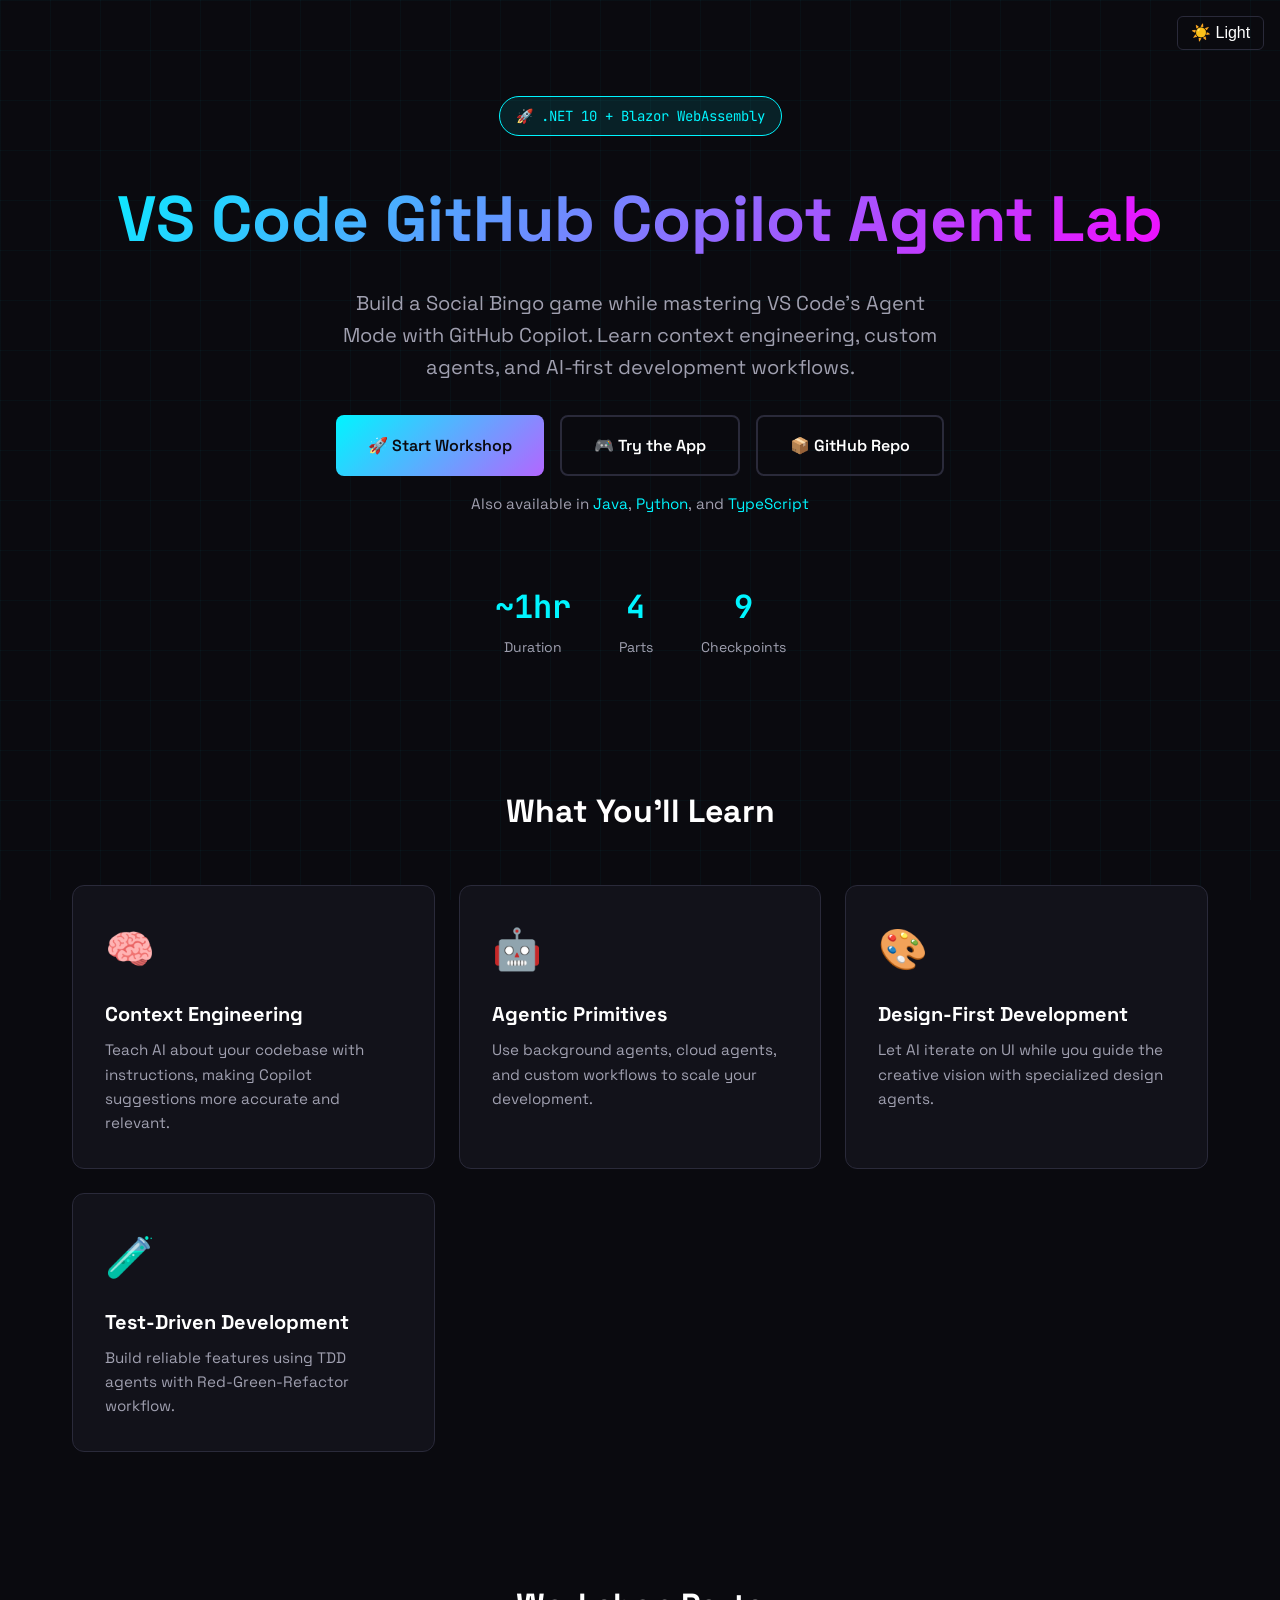
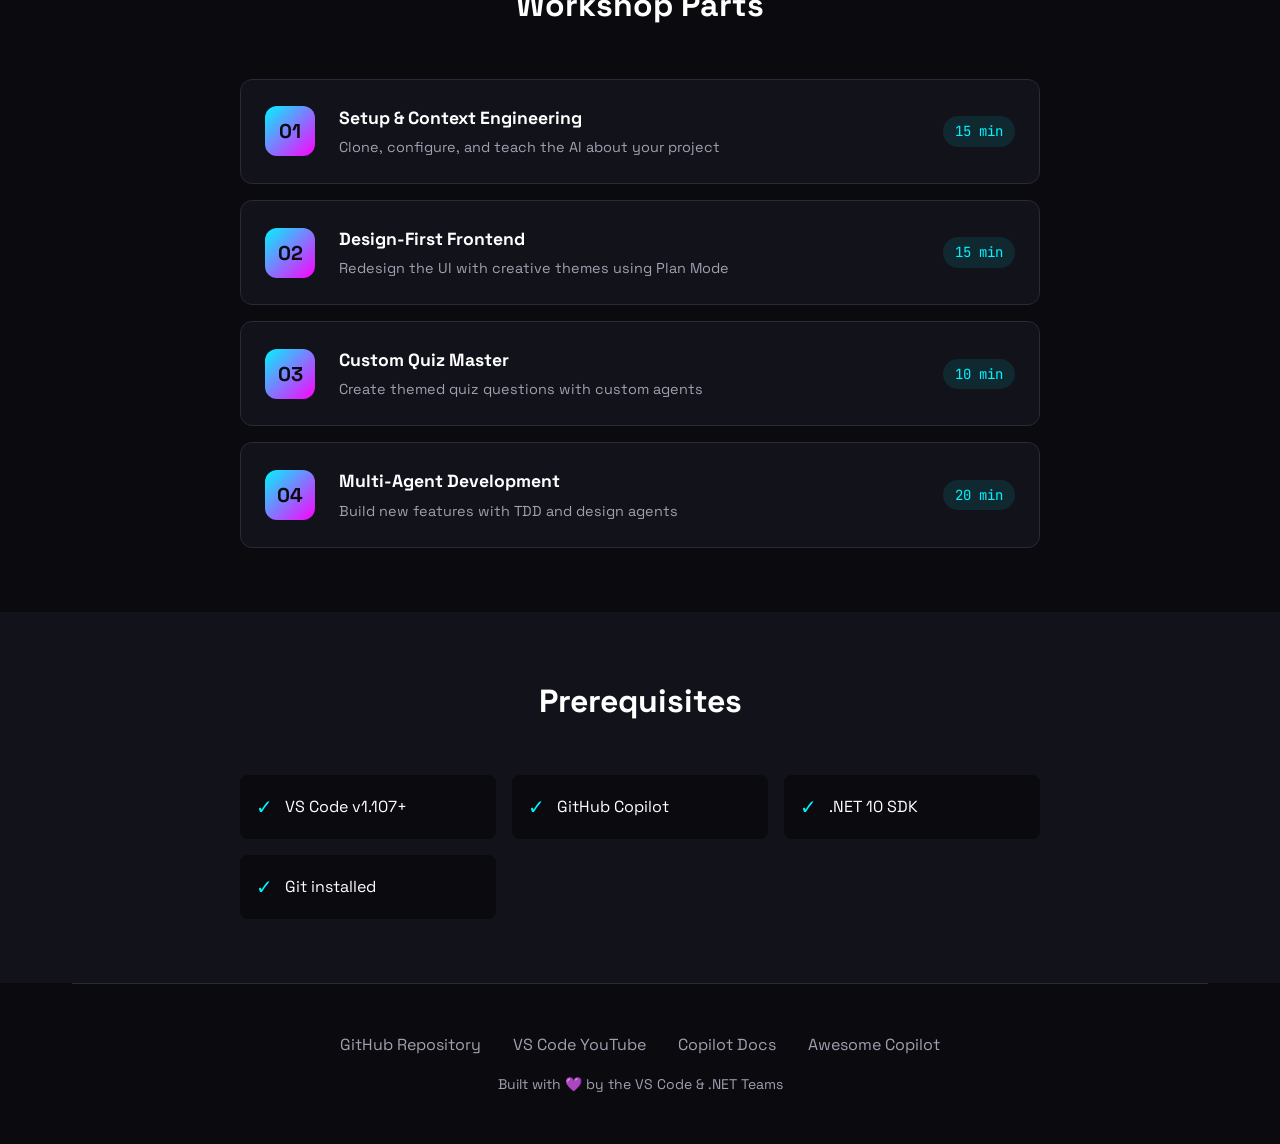
<file: docs/index.html>
<!DOCTYPE html>
<html lang="en">
<head>
    <!-- Google tag (gtag.js) -->
    <script async src="https://www.googletagmanager.com/gtag/js?id=G-LSC44NDPLQ"></script>
    <script>
      window.dataLayer = window.dataLayer || [];
      function gtag(){dataLayer.push(arguments);}
      gtag('js', new Date());
      gtag('config', 'G-LSC44NDPLQ');
    </script>
    <meta charset="UTF-8">
    <meta name="viewport" content="width=device-width, initial-scale=1.0">
    <title>VS Code GitHub Copilot Agent Lab | .NET Edition</title>
    <link rel="preconnect" href="https://fonts.googleapis.com">
    <link rel="preconnect" href="https://fonts.gstatic.com" crossorigin>
    <link href="https://fonts.googleapis.com/css2?family=JetBrains+Mono:wght@400;700&family=Space+Grotesk:wght@400;500;700&display=swap" rel="stylesheet">
    <link rel="stylesheet" href="styles.css">
    <link rel="stylesheet" href="light-theme.css">
    <script src="theme-toggle.js"></script>
</head>
<body>
    <div style="position:fixed;top:1rem;right:1rem;z-index:1000;">
        <button class="theme-toggle" onclick="toggleTheme()">☀️ Light</button>
    </div>
    <div class="container">
        <!-- Hero -->
        <section class="hero">
            <span class="hero-badge">🚀 .NET 10 + Blazor WebAssembly</span>
            <h1>VS Code GitHub Copilot Agent Lab</h1>
            <p class="hero-subtitle">
                Build a Social Bingo game while mastering VS Code's Agent Mode with GitHub Copilot. 
                Learn context engineering, custom agents, and AI-first development workflows.
            </p>
            <div class="hero-cta">
                <a href="step.html?step=00-overview" class="btn btn-primary">
                    🚀 Start Workshop
                </a>
                <a href="/app" class="btn btn-secondary">
                    🎮 Try the App
                </a>
                <a href="https://github.com/copilot-dev-days/agent-lab-dotnet" class="btn btn-secondary">
                    📦 GitHub Repo
                </a>
            </div>
            <p class="hero-also">Also available in <a href="https://copilot-dev-days.github.io/agent-lab-java/">Java</a>, <a href="https://copilot-dev-days.github.io/agent-lab-python/">Python</a>, and <a href="https://copilot-dev-days.github.io/agent-lab-typescript/">TypeScript</a></p>
            <div class="stats">
                <div class="stat">
                    <div class="stat-value">~1hr</div>
                    <div class="stat-label">Duration</div>
                </div>
                <div class="stat">
                    <div class="stat-value">4</div>
                    <div class="stat-label">Parts</div>
                </div>
                <div class="stat">
                    <div class="stat-value">9</div>
                    <div class="stat-label">Checkpoints</div>
                </div>
            </div>
        </section>

        <!-- Features -->
        <section class="features">
            <h2 class="section-title">What You'll Learn</h2>
            <div class="features-grid">
                <div class="feature-card">
                    <div class="feature-icon">🧠</div>
                    <h3>Context Engineering</h3>
                    <p>Teach AI about your codebase with instructions, making Copilot suggestions more accurate and relevant.</p>
                </div>
                <div class="feature-card">
                    <div class="feature-icon">🤖</div>
                    <h3>Agentic Primitives</h3>
                    <p>Use background agents, cloud agents, and custom workflows to scale your development.</p>
                </div>
                <div class="feature-card">
                    <div class="feature-icon">🎨</div>
                    <h3>Design-First Development</h3>
                    <p>Let AI iterate on UI while you guide the creative vision with specialized design agents.</p>
                </div>
                <div class="feature-card">
                    <div class="feature-icon">🧪</div>
                    <h3>Test-Driven Development</h3>
                    <p>Build reliable features using TDD agents with Red-Green-Refactor workflow.</p>
                </div>
            </div>
        </section>

        <!-- Workshop Parts -->
        <section class="workshop">
            <h2 class="section-title">Workshop Parts</h2>
            <div class="parts-list">
                <a href="step.html?step=01-setup" class="part-card">
                    <div class="part-number">01</div>
                    <div class="part-content">
                        <h3>Setup & Context Engineering</h3>
                        <p>Clone, configure, and teach the AI about your project</p>
                    </div>
                    <span class="part-time">15 min</span>
                </a>
                <a href="step.html?step=02-design" class="part-card">
                    <div class="part-number">02</div>
                    <div class="part-content">
                        <h3>Design-First Frontend</h3>
                        <p>Redesign the UI with creative themes using Plan Mode</p>
                    </div>
                    <span class="part-time">15 min</span>
                </a>
                <a href="step.html?step=03-quiz-master" class="part-card">
                    <div class="part-number">03</div>
                    <div class="part-content">
                        <h3>Custom Quiz Master</h3>
                        <p>Create themed quiz questions with custom agents</p>
                    </div>
                    <span class="part-time">10 min</span>
                </a>
                <a href="step.html?step=04-multi-agent" class="part-card">
                    <div class="part-number">04</div>
                    <div class="part-content">
                        <h3>Multi-Agent Development</h3>
                        <p>Build new features with TDD and design agents</p>
                    </div>
                    <span class="part-time">20 min</span>
                </a>
            </div>
        </section>
    </div>

    <!-- Prerequisites -->
    <section class="prereqs">
        <div class="container">
            <h2 class="section-title">Prerequisites</h2>
            <div class="prereqs-grid">
                <div class="prereq-item">
                    <span class="prereq-check">✓</span>
                    <span>VS Code v1.107+</span>
                </div>
                <div class="prereq-item">
                    <span class="prereq-check">✓</span>
                    <span>GitHub Copilot</span>
                </div>
                <div class="prereq-item">
                    <span class="prereq-check">✓</span>
                    <span>.NET 10 SDK</span>
                </div>
                <div class="prereq-item">
                    <span class="prereq-check">✓</span>
                    <span>Git installed</span>
                </div>
            </div>
        </div>
    </section>

    <div class="container">
        <!-- Footer -->
        <footer>
            <div class="footer-links">
                <a href="https://github.com/copilot-dev-days/agent-lab-dotnet">GitHub Repository</a>
                <a href="https://www.youtube.com/code">VS Code YouTube</a>
                <a href="https://code.visualstudio.com/docs/copilot/overview">Copilot Docs</a>
                <a href="https://github.com/github/awesome-copilot">Awesome Copilot</a>
            </div>
            <p class="footer-credit">
                Built with 💜 by the VS Code & .NET Teams
            </p>
        </footer>
    </div>
</body>
</html>
</file>
<file: docs/styles.css>
:root {
    --bg-dark: #0a0a0f;
    --bg-card: #12121a;
    --neon-cyan: #00f5ff;
    --neon-magenta: #ff00ff;
    --neon-purple: #b366ff;
    --text-primary: #ffffff;
    --text-secondary: #a0a0b0;
    --border-color: #2a2a3a;
}

* {
    margin: 0;
    padding: 0;
    box-sizing: border-box;
}

body {
    font-family: 'Space Grotesk', sans-serif;
    background: var(--bg-dark);
    color: var(--text-primary);
    line-height: 1.6;
    min-height: 100vh;
}

/* Animated grid background */
body::before {
    content: '';
    position: fixed;
    top: 0;
    left: 0;
    width: 100%;
    height: 100%;
    background: 
        linear-gradient(90deg, rgba(0,245,255,0.03) 1px, transparent 1px),
        linear-gradient(rgba(0,245,255,0.03) 1px, transparent 1px);
    background-size: 50px 50px;
    pointer-events: none;
    z-index: -1;
}

.container {
    max-width: 1200px;
    margin: 0 auto;
    padding: 0 2rem;
}

/* Hero Section */
.hero {
    padding: 6rem 0 4rem;
    text-align: center;
    position: relative;
}

.hero-badge {
    display: inline-block;
    padding: 0.5rem 1rem;
    background: rgba(0,245,255,0.1);
    border: 1px solid var(--neon-cyan);
    border-radius: 50px;
    font-size: 0.875rem;
    color: var(--neon-cyan);
    margin-bottom: 2rem;
    font-family: 'JetBrains Mono', monospace;
}

.hero h1 {
    font-size: clamp(2.5rem, 6vw, 4rem);
    font-weight: 700;
    margin-bottom: 1rem;
    background: linear-gradient(135deg, var(--neon-cyan), var(--neon-magenta));
    -webkit-background-clip: text;
    -webkit-text-fill-color: transparent;
    background-clip: text;
}

.hero-subtitle {
    font-size: 1.25rem;
    color: var(--text-secondary);
    max-width: 600px;
    margin: 0 auto 2rem;
}

.hero-cta {
    display: flex;
    gap: 1rem;
    justify-content: center;
    flex-wrap: wrap;
}

.btn {
    display: inline-flex;
    align-items: center;
    gap: 0.5rem;
    padding: 1rem 2rem;
    border-radius: 8px;
    font-weight: 600;
    text-decoration: none;
    transition: all 0.3s ease;
    font-size: 1rem;
}

.btn-primary {
    background: linear-gradient(135deg, var(--neon-cyan), var(--neon-purple));
    color: var(--bg-dark);
}

.btn-primary:hover {
    transform: translateY(-2px);
    box-shadow: 0 10px 40px rgba(0,245,255,0.3);
}

.btn-secondary {
    background: transparent;
    border: 2px solid var(--border-color);
    color: var(--text-primary);
}

.btn-secondary:hover {
    border-color: var(--neon-cyan);
    color: var(--neon-cyan);
}

/* Stats */
.stats {
    display: flex;
    justify-content: center;
    gap: 3rem;
    margin-top: 4rem;
    flex-wrap: wrap;
}

.stat {
    text-align: center;
}

.stat-value {
    font-size: 2rem;
    font-weight: 700;
    color: var(--neon-cyan);
    font-family: 'JetBrains Mono', monospace;
}

.stat-label {
    font-size: 0.875rem;
    color: var(--text-secondary);
    margin-top: 0.25rem;
}

/* Features Section */
.features {
    padding: 4rem 0;
}

.section-title {
    font-size: 2rem;
    text-align: center;
    margin-bottom: 3rem;
}

.features-grid {
    display: grid;
    grid-template-columns: repeat(auto-fit, minmax(280px, 1fr));
    gap: 1.5rem;
}

.feature-card {
    background: var(--bg-card);
    border: 1px solid var(--border-color);
    border-radius: 12px;
    padding: 2rem;
    transition: all 0.3s ease;
}

.feature-card:hover {
    border-color: var(--neon-cyan);
    transform: translateY(-4px);
}

.feature-icon {
    font-size: 2.5rem;
    margin-bottom: 1rem;
}

.feature-card h3 {
    font-size: 1.25rem;
    margin-bottom: 0.5rem;
}

.feature-card p {
    color: var(--text-secondary);
    font-size: 0.95rem;
}

/* Workshop Parts */
.workshop {
    padding: 4rem 0;
}

.parts-list {
    display: flex;
    flex-direction: column;
    gap: 1rem;
    max-width: 800px;
    margin: 0 auto;
}

.part-card {
    display: flex;
    align-items: center;
    gap: 1.5rem;
    background: var(--bg-card);
    border: 1px solid var(--border-color);
    border-radius: 12px;
    padding: 1.5rem;
    text-decoration: none;
    color: inherit;
    transition: all 0.3s ease;
}

.part-card:hover {
    border-color: var(--neon-magenta);
    background: rgba(255,0,255,0.05);
}

.part-number {
    width: 50px;
    height: 50px;
    display: flex;
    align-items: center;
    justify-content: center;
    background: linear-gradient(135deg, var(--neon-cyan), var(--neon-magenta));
    border-radius: 12px;
    font-weight: 700;
    font-size: 1.25rem;
    color: var(--bg-dark);
    flex-shrink: 0;
}

.part-content {
    flex: 1;
}

.part-content h3 {
    font-size: 1.1rem;
    margin-bottom: 0.25rem;
}

.part-content p {
    color: var(--text-secondary);
    font-size: 0.9rem;
}

.part-time {
    font-family: 'JetBrains Mono', monospace;
    font-size: 0.875rem;
    color: var(--neon-cyan);
    padding: 0.25rem 0.75rem;
    background: rgba(0,245,255,0.1);
    border-radius: 50px;
}

/* Prerequisites */
.prereqs {
    padding: 4rem 0;
    background: var(--bg-card);
}

.prereqs-grid {
    display: grid;
    grid-template-columns: repeat(auto-fit, minmax(200px, 1fr));
    gap: 1rem;
    max-width: 800px;
    margin: 0 auto;
}

.prereq-item {
    display: flex;
    align-items: center;
    gap: 0.75rem;
    padding: 1rem;
    background: var(--bg-dark);
    border-radius: 8px;
}

.prereq-check {
    color: var(--neon-cyan);
    font-size: 1.25rem;
}

/* Footer */
footer {
    padding: 3rem 0;
    text-align: center;
    border-top: 1px solid var(--border-color);
}

.footer-links {
    display: flex;
    justify-content: center;
    gap: 2rem;
    margin-bottom: 1rem;
    flex-wrap: wrap;
}

.footer-links a {
    color: var(--text-secondary);
    text-decoration: none;
    transition: color 0.3s ease;
}

.footer-links a:hover {
    color: var(--neon-cyan);
}

.footer-credit {
    color: var(--text-secondary);
    font-size: 0.875rem;
}

/* Responsive */
@media (max-width: 768px) {
    .hero {
        padding: 4rem 0 3rem;
    }

    .stats {
        gap: 2rem;
    }

    .part-card {
        flex-direction: column;
        text-align: center;
    }

    .part-time {
        margin-top: 0.5rem;
    }
}

.hero-also {
    margin-top: 1rem;
    font-size: 0.95rem;
    color: var(--text-secondary);
}

.hero-also a {
    color: var(--neon-cyan);
    text-decoration: none;
    transition: color 0.3s ease;
}

.hero-also a:hover {
    color: var(--neon-magenta);
    text-decoration: underline;
}
</file>
<file: docs/light-theme.css>
html[data-theme="light"] {
    --bg-dark: #f5f5f7;
    --bg-card: #ffffff;
    --bg-code: #f0f0f5;
    --neon-cyan: #0077b6;
    --neon-magenta: #c2185b;
    --neon-purple: #7b1fa2;
    --text-primary: #1a1a2e;
    --text-secondary: #555570;
    --border-color: #d0d0dd;
    --success-green: #2e7d32;
    --warning-yellow: #f9a825;
}

html[data-theme="light"] body::before {
    background: linear-gradient(90deg, rgba(0,119,182,0.05) 1px, transparent 1px),
                linear-gradient(rgba(0,119,182,0.05) 1px, transparent 1px);
}

html[data-theme="light"] .hero::before {
    background: radial-gradient(ellipse at 50% 0%, rgba(0,119,182,0.15), transparent 70%);
}

html[data-theme="light"] .header {
    background: rgba(245,245,247,0.95);
}

html[data-theme="light"] code,
html[data-theme="light"] pre {
    background: var(--bg-code);
    color: #1a1a2e;
}

html[data-theme="light"] .btn-secondary {
    border-color: var(--border-color);
    color: var(--text-primary);
}

html[data-theme="light"] .btn-secondary:hover {
    background: rgba(0,119,182,0.1);
    border-color: var(--neon-cyan);
}

html[data-theme="light"] .card {
    box-shadow: 0 2px 8px rgba(0,0,0,0.08);
}

.theme-toggle {
    background: none;
    border: 1px solid var(--border-color);
    color: var(--text-primary);
    cursor: pointer;
    padding: 0.4rem 0.8rem;
    border-radius: 6px;
    font-size: 1rem;
    transition: all 0.3s ease;
    display: inline-flex;
    align-items: center;
    gap: 0.4rem;
}

.theme-toggle:hover {
    border-color: var(--neon-cyan);
    color: var(--neon-cyan);
}
</file>
